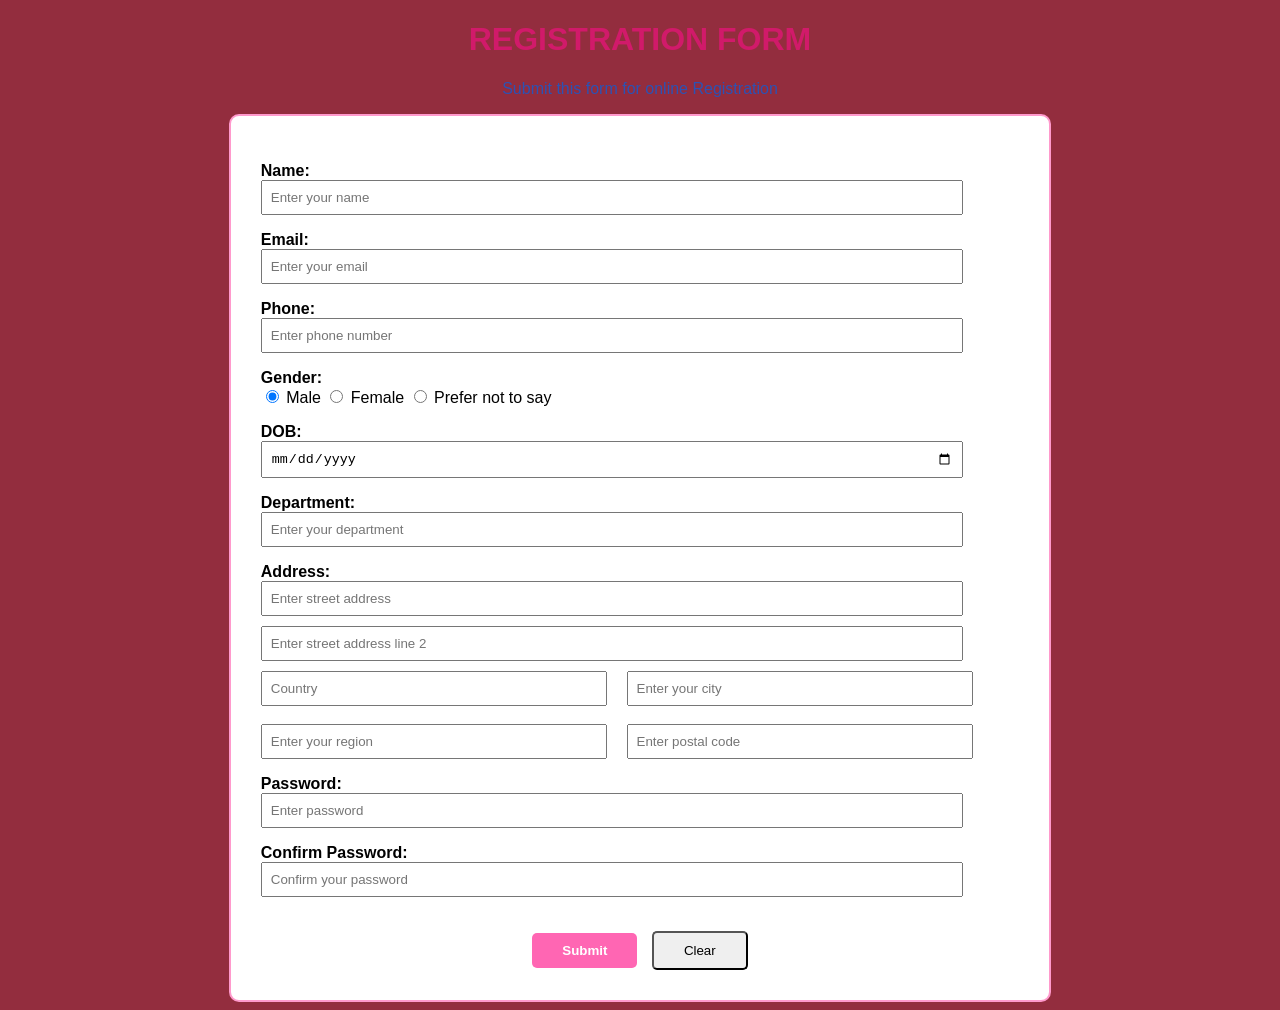
<file: 25ESKCX119/day2/hw_regestration.html>
<!DOCTYPE html>
<html lang="en">
    <head>
        <meta charset="UTF-8">
        <meta name="viewport" content="width=device-width,initial-scale=1.0">
        <title>Registration Form</title>
    </head>
    
    <!-- Background color Baby Pink (#FFC0CB) rakha hai -->
    <body style="background-color: #932d3e; color: black; font-family: Arial, sans-serif;">
        
        <center>
            <h1 style="color: #d11a6a;">REGISTRATION FORM</h1>
            <p style="color: #2c52b4;">Submit this form for online Registration</p>
        </center>

        <!-- Form container jisme white background hai -->
        <center>
        <div style="background-color: white; width: 60%; padding: 30px; text-align: left; border-radius: 10px; border: 2px solid #ff99cc;">
            
            <form action="submitform()">
                
                <p>
                    <label><b>Name:</b></label><br>
                    <input type="text" placeholder="Enter your name" required style="width: 90%; padding: 8px;">
                </p>

                <p>
                    <label><b>Email:</b></label><br>
                    <input type="email" placeholder="Enter your email" required style="width: 90%; padding: 8px;">
                </p>

                <p>
                    <label><b>Phone:</b></label><br>
                    <input type="text" placeholder="Enter phone number" required style="width: 90%; padding: 8px;">
                </p>

                <p>
                    <label><b>Gender:</b></label><br>
                    <input type="radio" name="gender" id="male" checked> 
                    <label for="male">Male</label>
                    
                    <input type="radio" name="gender" id="female"> 
                    <label for="female">Female</label>

                    <input type="radio" name="gender" id="check-prefer"> 
                    <label for="check-prefer">Prefer not to say</label>
                </p>

                <p>
                    <label><b>DOB:</b></label><br>
                    <input type="date" required style="width: 90%; padding: 8px;">
                </p>

                <p>
                    <label><b>Department:</b></label><br>
                    <input type="text" placeholder="Enter your department" required style="width: 90%; padding: 8px;">
                </p>

                <!-- Address Section (Nayi add ki hui details) -->
                <p>
                    <label><b>Address:</b></label><br>
                    <input type="text" placeholder="Enter street address" required style="width: 90%; padding: 8px; margin-bottom: 10px;"><br>
                    
                    <input type="text" placeholder="Enter street address line 2" style="width: 90%; padding: 8px; margin-bottom: 10px;"><br>
                    
                    <input type="text" placeholder="Country" required style="width: 43%; padding: 8px;">
                    <input type="text" placeholder="Enter your city" required style="width: 43%; padding: 8px; margin-left: 2%;"><br><br>
                    
                    <input type="text" placeholder="Enter your region" required style="width: 43%; padding: 8px;">
                    <input type="text" placeholder="Enter postal code" required style="width: 43%; padding: 8px; margin-left: 2%;">
                </p>

                <!-- Password fields -->
                <p>
                    <label><b>Password:</b></label><br>
                    <input type="password" placeholder="Enter password" required style="width: 90%; padding: 8px;">
                </p>

                <p>
                    <label><b>Confirm Password:</b></label><br>
                    <input type="password" placeholder="Confirm your password" required style="width: 90%; padding: 8px;">
                </p>

                <br>
                <center>
                    <!-- Submit aur Clear buttons -->
                    <input type="submit" value="Submit" style="background-color: #ff66b3; color: white; padding: 10px 30px; border: none; border-radius: 5px; font-weight: bold; cursor: pointer;">
                    
                    <input type="button" value="Clear" style="padding: 10px 30px; margin-left: 10px; border-radius: 5px;">
                </center>

            </form>
            
        </div>
        </center>

    </body>
</html>
</file>
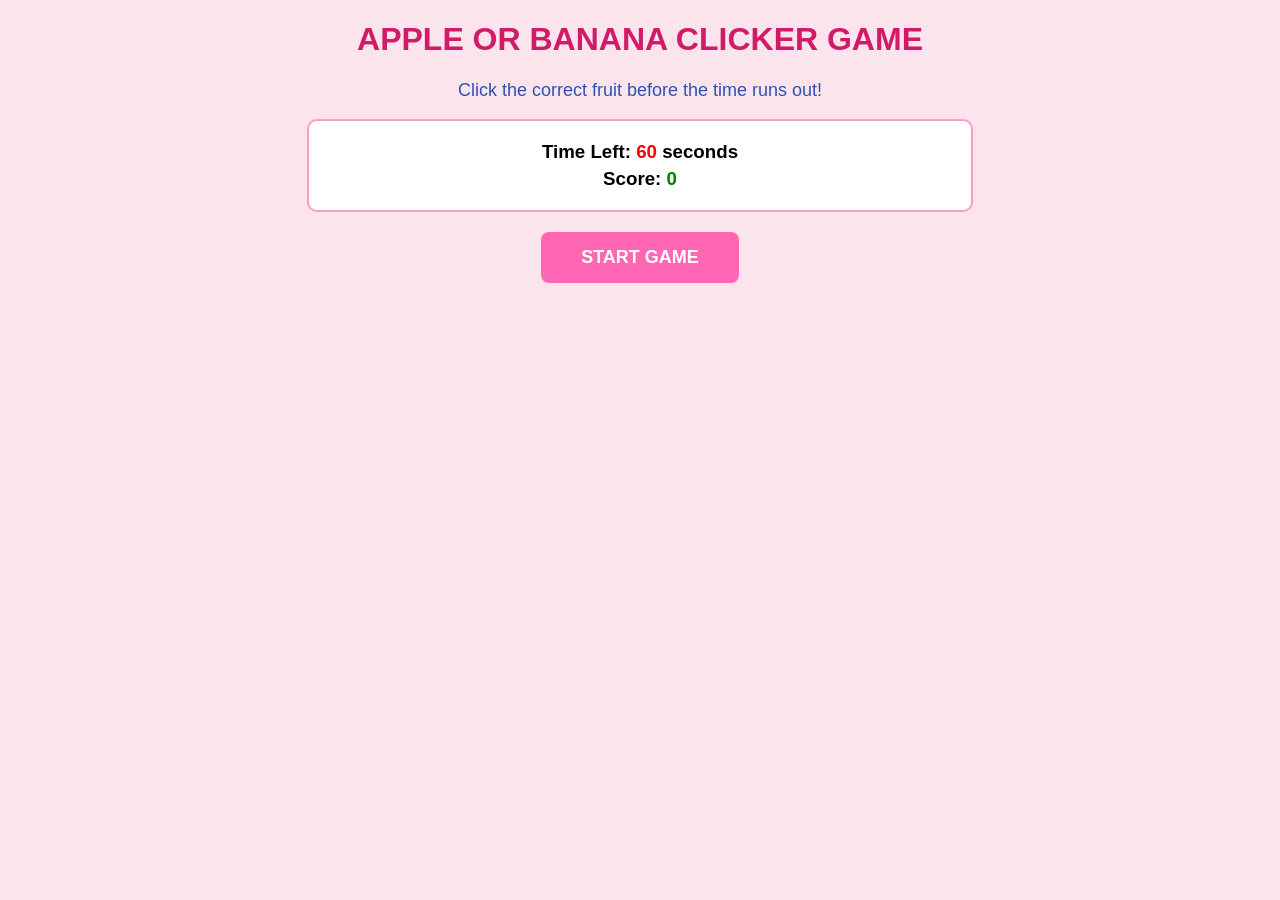
<file: 25ESKCX119/day3/game.html>
<!DOCTYPE html>
<html lang="en">
<head>
    <meta charset="UTF-8">
    <meta name="viewport" content="width=device-width, initial-scale=1.0">
    <title>Apple & Banana Game</title>
</head>

<body id="game-body" style="background-color: #fce4ec; color: black; font-family: Arial, sans-serif; transition: 0.5s;">
    
    <center>
        <h1 id="title" style="color: #d11a6a;">APPLE OR BANANA CLICKER GAME</h1>
        <p id="subtitle" style="color: #2c52b4; font-size: 18px;">Click the correct fruit before the time runs out!</p>

        <div id="stats" style="background-color: white; width: 50%; padding: 15px; border-radius: 10px; border: 2px solid #ff99cc; margin-bottom: 20px;">
            <h3 style="margin: 5px;">Time Left: <span id="time" style="color: red;">60</span> seconds</h3>
            <h3 style="margin: 5px;">Score: <span id="score" style="color: green;">0</span></h3>
        </div>

        <button id="start-btn" onclick="startGame()" style="background-color: #ff66b3; color: white; padding: 15px 40px; border: none; border-radius: 8px; font-size: 18px; font-weight: bold; cursor: pointer;">
            START GAME
        </button>

        <div id="game-area" style="display: none; margin-top: 30px;">
            <div id="fruit-display" onclick="checkClick()" style="font-size: 120px; cursor: pointer; user-select: none;">
                🍎
            </div>
            <p style="font-weight: bold;">Tap or Click the fruit fast!</p>
        </div>

        <div id="game-over" style="display: none; margin-top: 50px;">
            <h1 style="color: red; font-size: 50px;">GAME OVER!</h1>
            <h2 style="color: white;">Your Final Score: <span id="final-score">0</span></h2>
            <button onclick="location.reload()" style="background-color: white; color: black; padding: 10px 30px; border-radius: 5px; font-weight: bold; cursor: pointer;">Play Again</button>
        </div>
    </center>

    <script>
        let score = 0;
        let timeLeft = 60; // Yahan 1 minute = 60 seconds kar diya hai
        let currentFruit = "apple";
        let timerId;

        function startGame() {
            document.getElementById("start-btn").style.display = "none";
            document.getElementById("game-area").style.display = "block";
            
            showNextFruit();

            timerId = setInterval(function() {
                timeLeft = timeLeft - 1;
                document.getElementById("time").innerText = timeLeft;

                if (timeLeft <= 0) {
                    gameOver();
                }
            }, 1000);
        }

        function showNextFruit() {
            let randomNumber = Math.random();
            let fruitBox = document.getElementById("fruit-display");

            if (randomNumber > 0.5) {
                currentFruit = "apple";
                fruitBox.innerText = "🍎";
            } else {
                currentFruit = "banana";
                fruitBox.innerText = "🍌";
            }
        }

        function checkClick() {
            score = score + 1;
            document.getElementById("score").innerText = score;
            showNextFruit();
        }

        function gameOver() {
            clearInterval(timerId);

            // Screen ko black karna
            document.getElementById("game-body").style.backgroundColor = "black";
            
            document.getElementById("title").style.display = "none";
            document.getElementById("subtitle").style.display = "none";
            document.getElementById("stats").style.display = "none";
            document.getElementById("game-area").style.display = "none";

            document.getElementById("final-score").innerText = score;
            document.getElementById("game-over").style.display = "block";
        }
    </script>
</body>
</html>
</file>
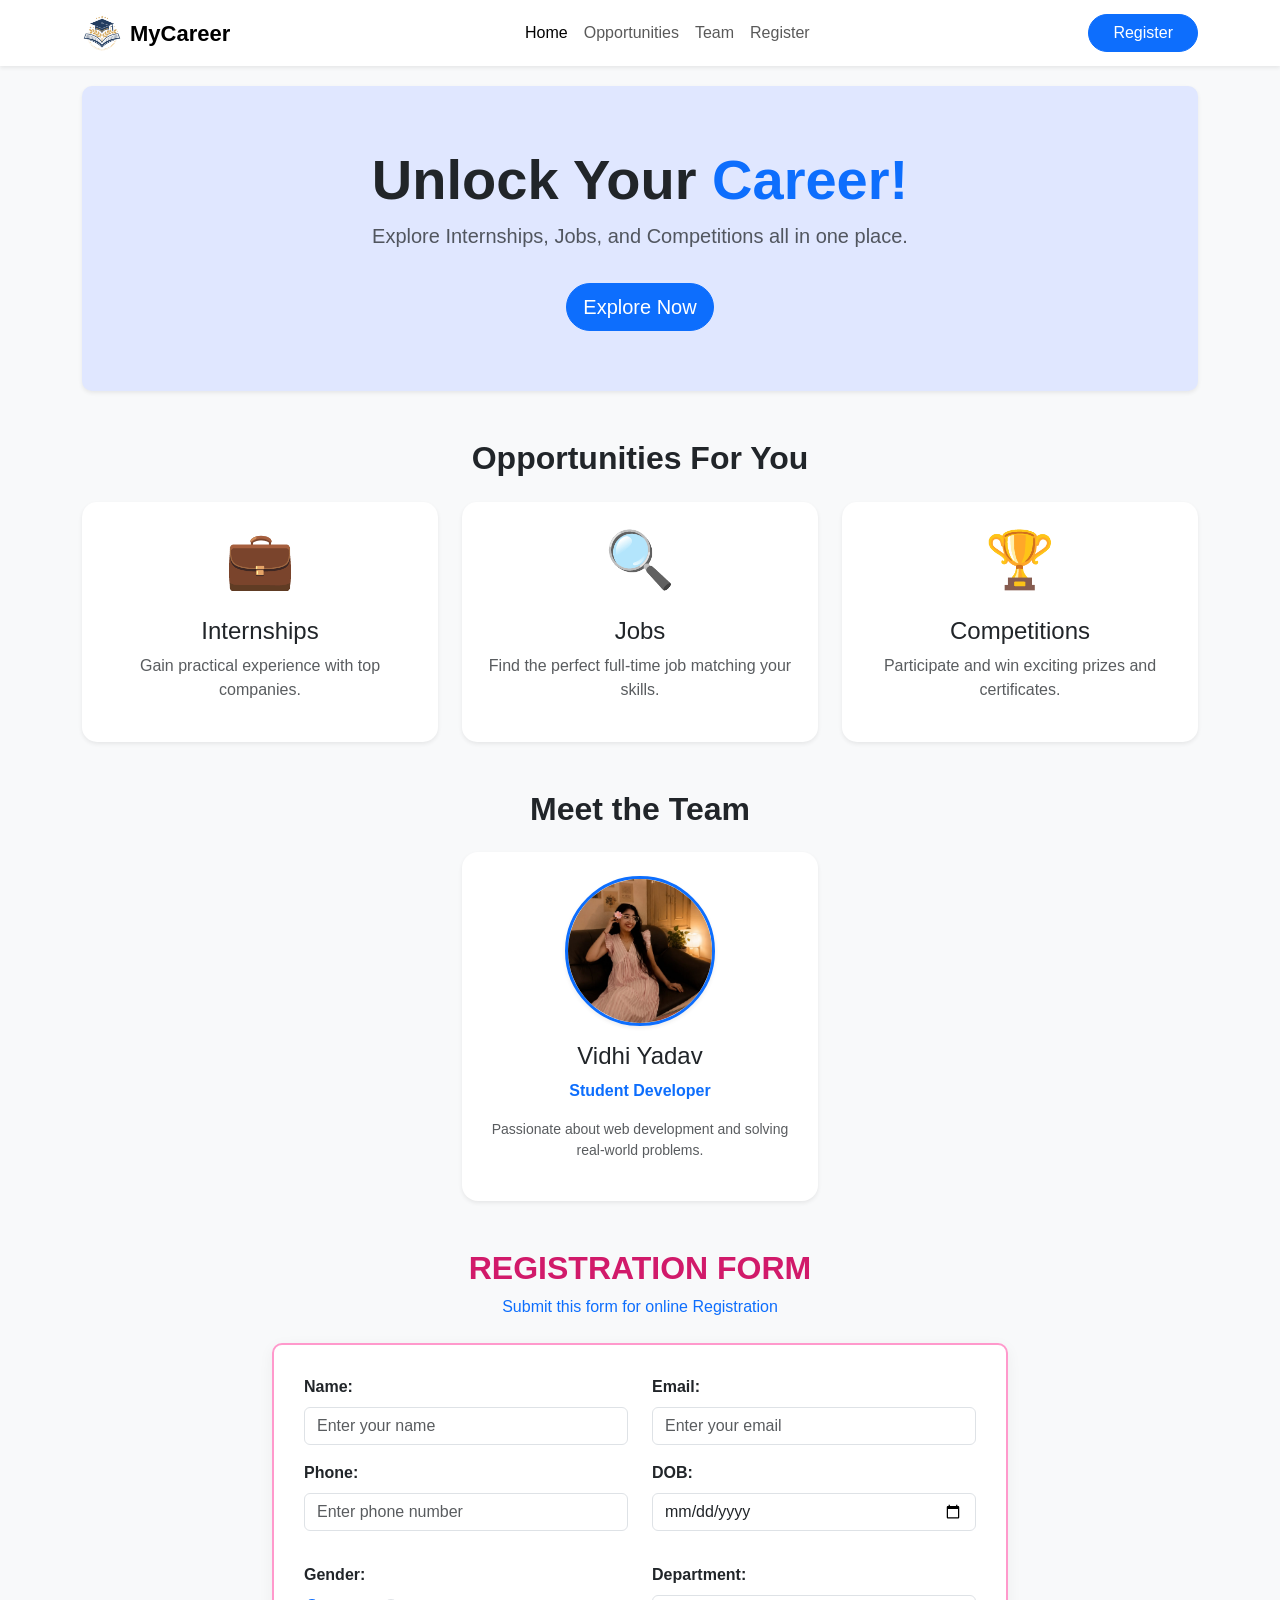
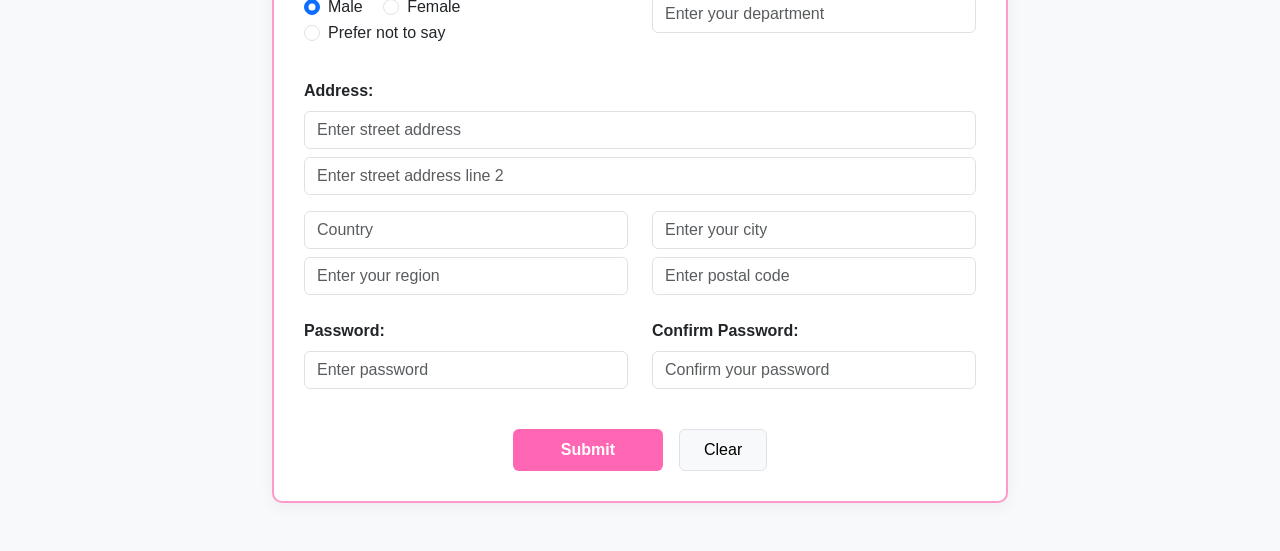
<file: 25ESKCX119/day4/bootstrap.html>
<!DOCTYPE html>
<html lang="en">
<head>
    <meta charset="UTF-8">
    <meta name="viewport" content="width=device-width, initial-scale=1.0">
    <title>Unlock Your Career & Registration</title>
    
    <!-- Bootstrap CSS -->
    <link href="https://cdn.jsdelivr.net/npm/bootstrap@5.3.0/dist/css/bootstrap.min.css" rel="stylesheet">
    
    <style>
        body {
            font-family: Arial, sans-serif;
            background-color: #f8f9fa;
        }
        .hero-section {
            background-color: #e0e7ff;
            padding: 60px 20px;
            border-radius: 10px;
            margin-top: 20px;
        }
        .feature-card {
            transition: transform 0.3s;
            border: none;
            border-radius: 15px;
            background-color: #ffffff;
        }
        .feature-card:hover {
            transform: translateY(-5px);
            box-shadow: 0 4px 15px rgba(0,0,0,0.1);
        }
        .team-img {
            width: 150px;
            height: 150px;
            object-fit: cover;
            border-radius: 50%;
            border: 3px solid #0d6efd;
        }
        /* Registration Form Box Custom Styling */
        .form-box {
            background-color: white;
            border-radius: 10px;
            padding: 30px;
            border: 2px solid #ff99cc; /* Aapke purane form ka pink border */
            box-shadow: 0 4px 15px rgba(0,0,0,0.05);
        }
        .submit-btn {
            background-color: #ff66b3; 
            color: white; 
            font-weight: bold;
            border: none;
        }
        .submit-btn:hover {
            background-color: #d11a6a;
            color: white;
        }
    </style>
</head>
<body>

    <!-- 1. Navigation Bar (Logo.jpeg wapas add kar diya hai) -->
    <nav class="navbar navbar-expand-lg navbar-light bg-white shadow-sm">
        <div class="container">
            <a class="navbar-brand d-flex align-items-center" href="#">
                <img src="—Pngtree—book and education logo vector_22925943.png" alt="Logo" width="40" height="40" class="me-2 rounded">
                <strong style="font-size: 22px;">MyCareer</strong>
            </a>
            <button class="navbar-toggler" type="button" data-bs-toggle="collapse" data-bs-target="#navbarNav">
                <span class="navbar-toggler-icon"></span>
            </button>
            <div class="collapse navbar-collapse" id="navbarNav">
                <ul class="navbar-nav mx-auto">
                    <li class="nav-item"><a class="nav-link active" href="#home">Home</a></li>
                    <li class="nav-item"><a class="nav-link" href="#features">Opportunities</a></li>
                    <li class="nav-item"><a class="nav-link" href="#team">Team</a></li>
                    <li class="nav-item"><a class="nav-link" href="#register">Register</a></li>
                </ul>
                <a href="#register" class="btn btn-primary rounded-pill px-4">Register</a>
            </div>
        </div>
    </nav>

    <!-- 2. Hero Section -->
    <div class="container" id="home">
        <div class="hero-section text-center shadow-sm">
            <h1 class="display-4 fw-bold">Unlock Your <span class="text-primary">Career!</span></h1>
            <p class="lead text-muted">Explore Internships, Jobs, and Competitions all in one place.</p>
            <a href="#features" class="btn btn-primary btn-lg mt-3 rounded-pill">Explore Now</a>
        </div>
    </div>

    <!-- 3. Feature Cards -->
    <div class="container mt-5" id="features">
        <h2 class="text-center mb-4 fw-bold">Opportunities For You</h2>
        <div class="row g-4 text-center">
            <div class="col-md-4">
                <div class="card feature-card p-4 shadow-sm">
                    <h1 class="display-4">💼</h1>
                    <h4 class="mt-3">Internships</h4>
                    <p class="text-muted">Gain practical experience with top companies.</p>
                </div>
            </div>
            <div class="col-md-4">
                <div class="card feature-card p-4 shadow-sm">
                    <h1 class="display-4">🔍</h1>
                    <h4 class="mt-3">Jobs</h4>
                    <p class="text-muted">Find the perfect full-time job matching your skills.</p>
                </div>
            </div>
            <div class="col-md-4">
                <div class="card feature-card p-4 shadow-sm">
                    <h1 class="display-4">🏆</h1>
                    <h4 class="mt-3">Competitions</h4>
                    <p class="text-muted">Participate and win exciting prizes and certificates.</p>
                </div>
            </div>
        </div>
    </div>

    <!-- 4. Meet the Team Section -->
    <div class="container mt-5" id="team">
        <h2 class="text-center mb-4 fw-bold">Meet the Team</h2>
        <div class="row justify-content-center">
            <div class="col-md-4 text-center">
                <div class="card p-4 shadow-sm border-0 rounded-4 bg-white">
                    <img src="flowerpic.jpeg" alt="Vidhi Yadav" class="team-img mx-auto mb-3 shadow-sm">
                    <h4>Vidhi Yadav</h4>
                    <p class="text-primary fw-bold">Student Developer</p>
                    <p class="text-muted small">Passionate about web development and solving real-world problems.</p>
                </div>
            </div>
        </div>
    </div>

    <!-- 5. Registration Form (Aapka diya hua form Bootstrap style mein) -->
    <div class="container mt-5 mb-5" id="register">
        <div class="text-center mb-4">
            <h2 class="fw-bold" style="color: #d11a6a;">REGISTRATION FORM</h2>
            <p class="text-primary">Submit this form for online Registration</p>
        </div>
        
        <div class="row justify-content-center">
            <div class="col-lg-8">
                <div class="form-box">
                    <form action="#">
                        
                        <!-- Personal Details -->
                        <div class="row mb-3">
                            <div class="col-md-6 mb-3">
                                <label class="form-label fw-bold">Name:</label>
                                <input type="text" class="form-control" placeholder="Enter your name" required>
                            </div>
                            <div class="col-md-6 mb-3">
                                <label class="form-label fw-bold">Email:</label>
                                <input type="email" class="form-control" placeholder="Enter your email" required>
                            </div>
                            <div class="col-md-6 mb-3">
                                <label class="form-label fw-bold">Phone:</label>
                                <input type="text" class="form-control" placeholder="Enter phone number" required>
                            </div>
                            <div class="col-md-6 mb-3">
                                <label class="form-label fw-bold">DOB:</label>
                                <input type="date" class="form-control" required>
                            </div>
                        </div>

                        <!-- Gender & Department -->
                        <div class="row mb-3">
                            <div class="col-md-6 mb-3">
                                <label class="form-label fw-bold d-block">Gender:</label>
                                <div class="form-check form-check-inline">
                                    <input class="form-check-input" type="radio" name="gender" id="male" checked>
                                    <label class="form-check-label" for="male">Male</label>
                                </div>
                                <div class="form-check form-check-inline">
                                    <input class="form-check-input" type="radio" name="gender" id="female">
                                    <label class="form-check-label" for="female">Female</label>
                                </div>
                                <div class="form-check form-check-inline">
                                    <input class="form-check-input" type="radio" name="gender" id="prefer">
                                    <label class="form-check-label" for="prefer">Prefer not to say</label>
                                </div>
                            </div>
                            <div class="col-md-6 mb-3">
                                <label class="form-label fw-bold">Department:</label>
                                <input type="text" class="form-control" placeholder="Enter your department" required>
                            </div>
                        </div>

                        <!-- Address Section -->
                        <div class="mb-3">
                            <label class="form-label fw-bold">Address:</label>
                            <input type="text" class="form-control mb-2" placeholder="Enter street address" required>
                            <input type="text" class="form-control mb-3" placeholder="Enter street address line 2">
                            
                            <div class="row">
                                <div class="col-md-6 mb-2">
                                    <input type="text" class="form-control" placeholder="Country" required>
                                </div>
                                <div class="col-md-6 mb-2">
                                    <input type="text" class="form-control" placeholder="Enter your city" required>
                                </div>
                                <div class="col-md-6 mb-2">
                                    <input type="text" class="form-control" placeholder="Enter your region" required>
                                </div>
                                <div class="col-md-6 mb-2">
                                    <input type="text" class="form-control" placeholder="Enter postal code" required>
                                </div>
                            </div>
                        </div>

                        <!-- Password Section -->
                        <div class="row mb-4">
                            <div class="col-md-6 mb-3">
                                <label class="form-label fw-bold">Password:</label>
                                <input type="password" class="form-control" placeholder="Enter password" required>
                            </div>
                            <div class="col-md-6 mb-3">
                                <label class="form-label fw-bold">Confirm Password:</label>
                                <input type="password" class="form-control" placeholder="Confirm your password" required>
                            </div>
                        </div>

                        <!-- Buttons -->
                        <div class="d-flex justify-content-center gap-3 mt-2">
                            <button type="submit" class="btn px-5 py-2 submit-btn rounded">Submit</button>
                            <button type="reset" class="btn btn-light border px-4 py-2 rounded">Clear</button>
                        </div>
                        
                    </form>
                </div>
            </div>
        </div>
    </div>

    <!-- Bootstrap JS Script -->
    <script src="https://cdn.jsdelivr.net/npm/bootstrap@5.3.0/dist/js/bootstrap.bundle.min.js"></script>
</body>
</html>
</file>
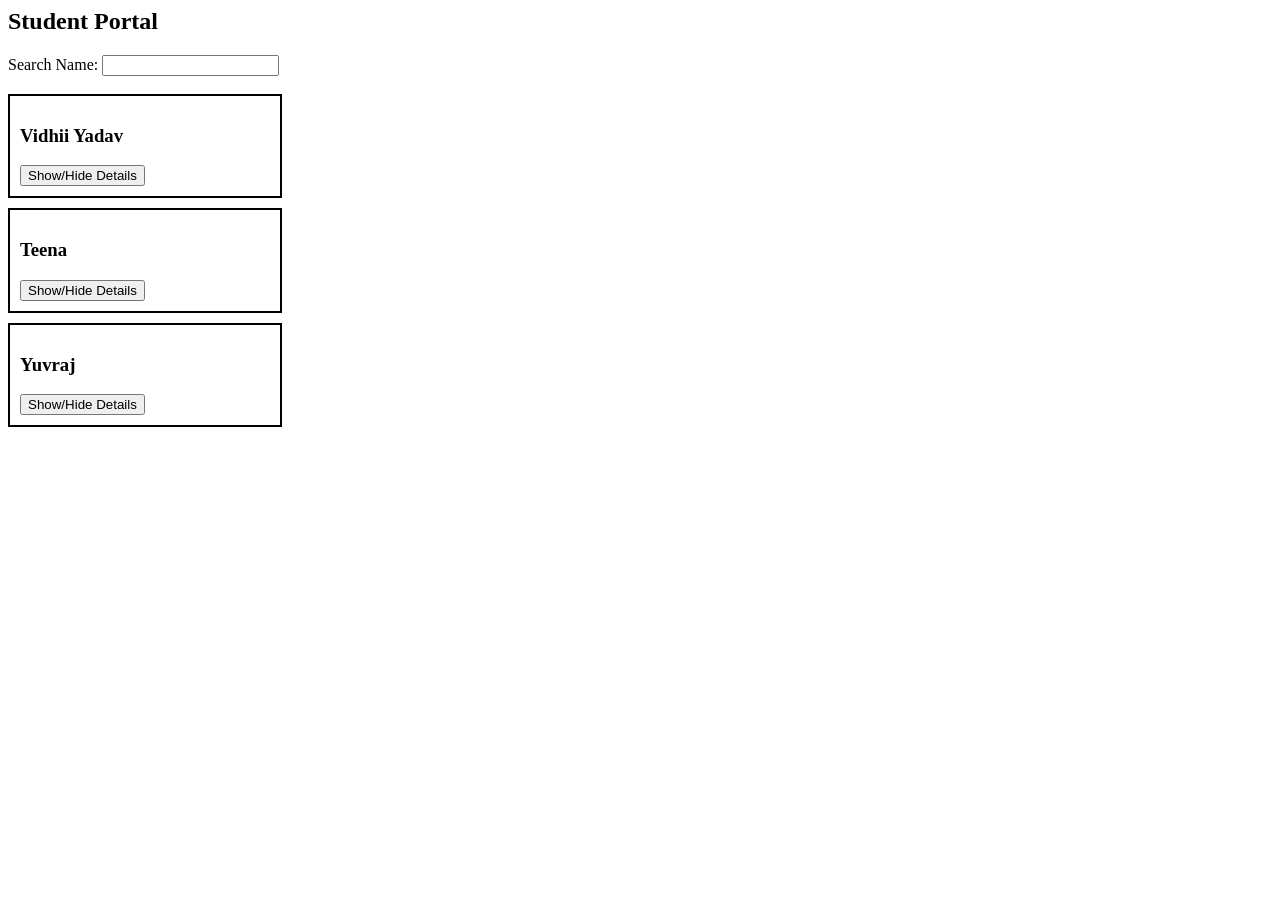
<file: 25ESKCX119/day5/user.html>
<html>
<head>
    <title>Student Portal</title>
</head>
<body>

    <h2>Student Portal</h2>
    
    <label>Search Name: </label>
    <input type="text" id="mySearch" onkeyup="searchStudent()">
    <br><br>

    <div class="student-card" style="border: 2px solid black; padding: 10px; width: 250px; margin-bottom: 10px;">
        <h3 class="name-tag">Vidhii Yadav</h3>
        <button onclick="showHide('detail1')">Show/Hide Details</button>
        
        <div id="detail1" style="display: none;">
            <p>Branch: Data Science</p>
            <p>Year: 1st Year 2nd Sem</p>
            <p>CGPA: 9.2</p>
        </div>
    </div>

    <div class="student-card" style="border: 2px solid black; padding: 10px; width: 250px; margin-bottom: 10px;">
        <h3 class="name-tag">Teena</h3>
        <button onclick="showHide('detail2')">Show/Hide Details</button>
        
        <div id="detail2" style="display: none;">
            <p>Branch: CSE</p>
            <p>Year: 1st Year</p>
            <p>CGPA: 8.0</p>
        </div>
    </div>

    <div class="student-card" style="border: 2px solid black; padding: 10px; width: 250px; margin-bottom: 10px;">
        <h3 class="name-tag">Yuvraj</h3>
        <button onclick="showHide('detail3')">Show/Hide Details</button>
        
        <div id="detail3" style="display: none;">
            <p>Branch: CSE</p>
            <p>Year: 2nd Year</p>
            <p>CGPA: 7.5</p>
        </div>
    </div>

    <script>
        // Function 1: Details ko dikhane aur chupane ke liye (Beginner level logic)
        function showHide(boxId) {
            var box = document.getElementById(boxId);
            
            if (box.style.display === "none") {
                box.style.display = "block"; // Dikhane ke liye
            } else {
                box.style.display = "none";  // Wapas chupane ke liye
            }
        }

        // Function 2: Search box ke liye simple filter
        function searchStudent() {
            var typedWord = document.getElementById("mySearch").value.toLowerCase();
            
            var allCards = document.getElementsByClassName("student-card");
            var allNames = document.getElementsByClassName("name-tag");

            // For loop lagaya har ek card ko check karne ke liye
            for (var i = 0; i < allCards.length; i++) {
                var studentName = allNames[i].innerText.toLowerCase();
                
                // Agar naam match hota hai toh box dikhao, warna hide kar do
                if (studentName.includes(typedWord)) {
                    allCards[i].style.display = "block";
                } else {
                    allCards[i].style.display = "none";
                }
            }
        }
    </script>

</body>
</html>
</file>
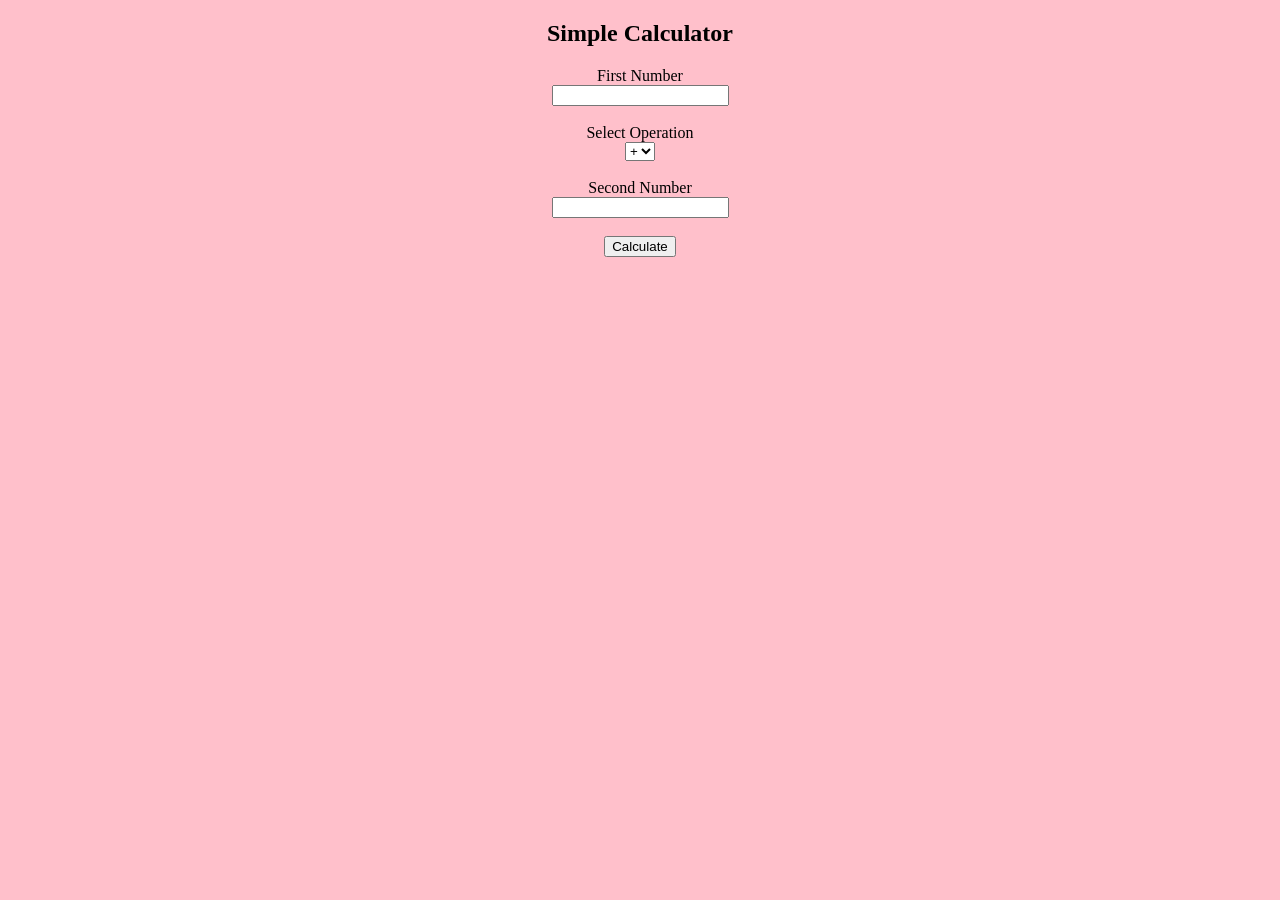
<file: 25ESKCX119/day6/calculater.html>
<!DOCTYPE html>
<html>

<head>

<title>Calculator</title>

</head>

<body bgcolor="pink">

<center>

<h2>Simple Calculator</h2>

First Number <br>
<input type="text" id="n1">

<br><br>

Select Operation <br>

<select id="op">

<option>+</option>
<option>-</option>
<option>*</option>
<option>/</option>

</select>

<br><br>

Second Number <br>

<input type="text" id="n2">

<br><br>

<input type="button" value="Calculate" onclick="abc()">

<br><br>

<p id="ans"></p>

</center>

<script>

function abc()
{

var a;
var b;
var c;
var d;

a=document.getElementById("n1").value;
b=document.getElementById("n2").value;
c=document.getElementById("op").value;

if(c=="+")
{
d=Number(a)+Number(b);
}

if(c=="-")
{
d=Number(a)-Number(b);
}

if(c=="*")
{
d=Number(a)*Number(b);
}

if(c=="/")
{
d=Number(a)/Number(b);
}

document.getElementById("ans").innerHTML="Answer = "+d;

}

</script>

</body>

</html>
</file>
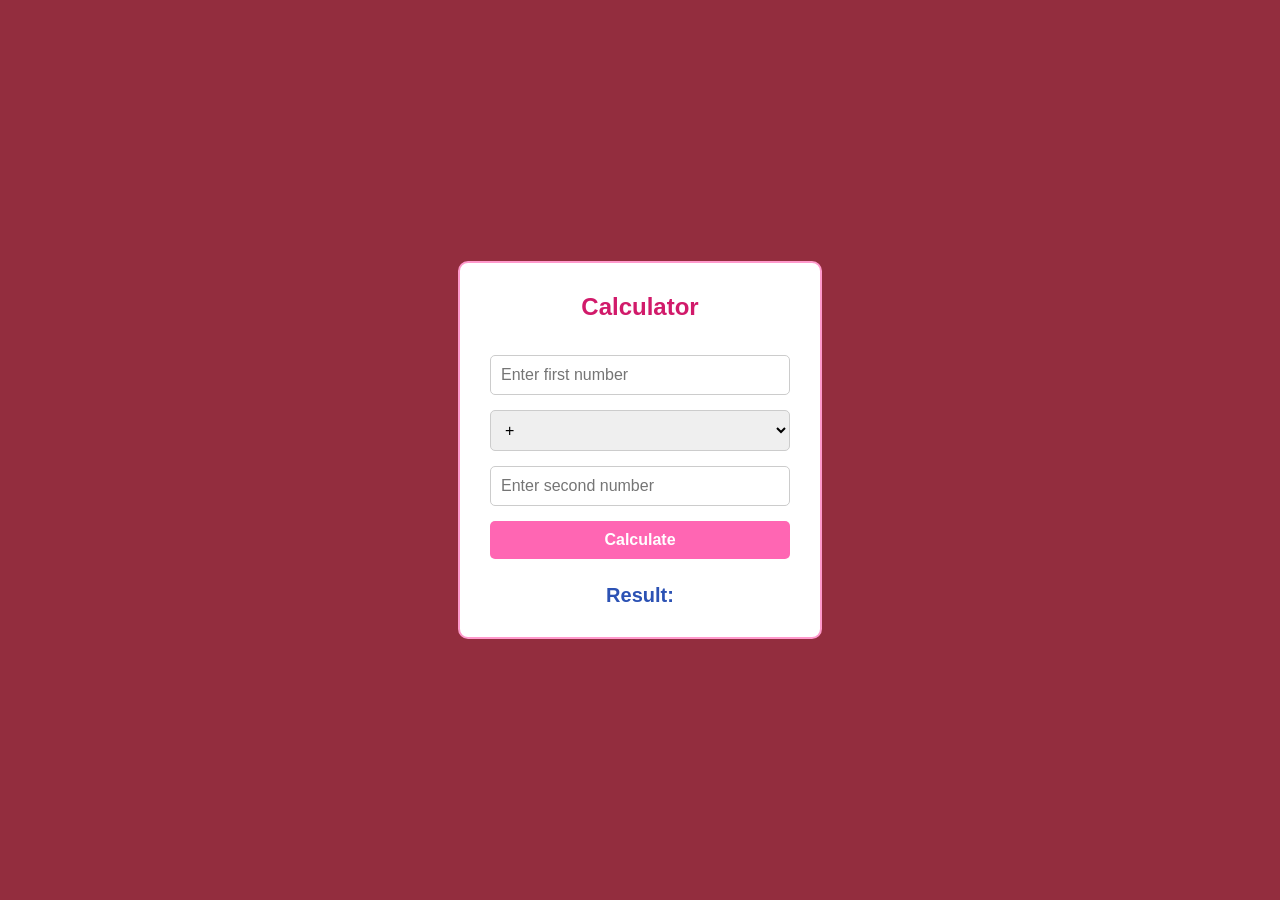
<file: 25ESKCX119/day6/scalculator.html>
<!DOCTYPE html>
<html lang="en">
<head>
    <meta charset="UTF-8">
    <meta name="viewport" content="width=device-width, initial-scale=1.0">
    <title>Simple Calculator</title>
    <style>
        /* Using the flexbox concepts you learned and the colors from your registration form */
        body {
            background-color: #932d3e; 
            font-family: Arial, sans-serif;
            display: flex;
            justify-content: center;
            align-items: center;
            height: 100vh;
            margin: 0;
        }

        .calculator-container {
            background-color: white;
            padding: 30px;
            border-radius: 10px;
            border: 2px solid #ff99cc; 
            text-align: center;
            width: 300px;
            display: flex;
            flex-direction: column;
            gap: 15px; 
        }

        input, select, button {
            padding: 10px;
            border-radius: 5px;
            border: 1px solid #ccc;
            font-size: 16px;
        }

        button {
            background-color: #ff66b3; 
            color: white;
            font-weight: bold;
            cursor: pointer;
            border: none;
        }

        button:hover {
            background-color: #d11a6a;
        }

        #result {
            font-size: 20px;
            font-weight: bold;
            color: #2c52b4;
            margin-top: 10px;
        }
    </style>
</head>
<body>

    <div class="calculator-container">
        <h2 style="color: #d11a6a; margin-top: 0;">Calculator</h2>
        
        <input type="number" id="num1" placeholder="Enter first number">
        
        <select id="operator">
            <option value="+">+</option>
            <option value="-">-</option>
            <option value="*">*</option>
            <option value="/">/</option>
        </select>
        
        <input type="number" id="num2" placeholder="Enter second number">
        
        <button type="button" onclick="performArithmeticOperations()">Calculate</button>
        
        <div id="result">Result: </div>
    </div>

    <script>
        function performArithmeticOperations() {
            // Note: JavaScript is case-sensitive, so we use parseFloat and getElementById
            const number1 = parseFloat(document.getElementById("num1").value);
            const number2 = parseFloat(document.getElementById("num2").value);
            const operator = document.getElementById("operator").value;
            let result = 0;

            // Added a quick check to make sure the user actually typed numbers
            if (isNaN(number1) || isNaN(number2)) {
                document.getElementById("result").innerHTML = "Please enter valid numbers";
                return;
            }

            switch(operator) {
                case "+":
                    result = number1 + number2;
                    break;
                case "-":
                    result = number1 - number2;
                    break;
                case "*":
                    result = number1 * number2;
                    break;
                case "/":
                    if (number2 !== 0) {
                        result = number1 / number2;
                    } else {
                        result = "Division by zero is not possible";
                    }
                    break;
            }

            // Displaying the final result in the div
            const resultDiv = document.getElementById("result");
            resultDiv.innerHTML = "Result: " + result;
        }
    </script>
</body>
</html>
</file>
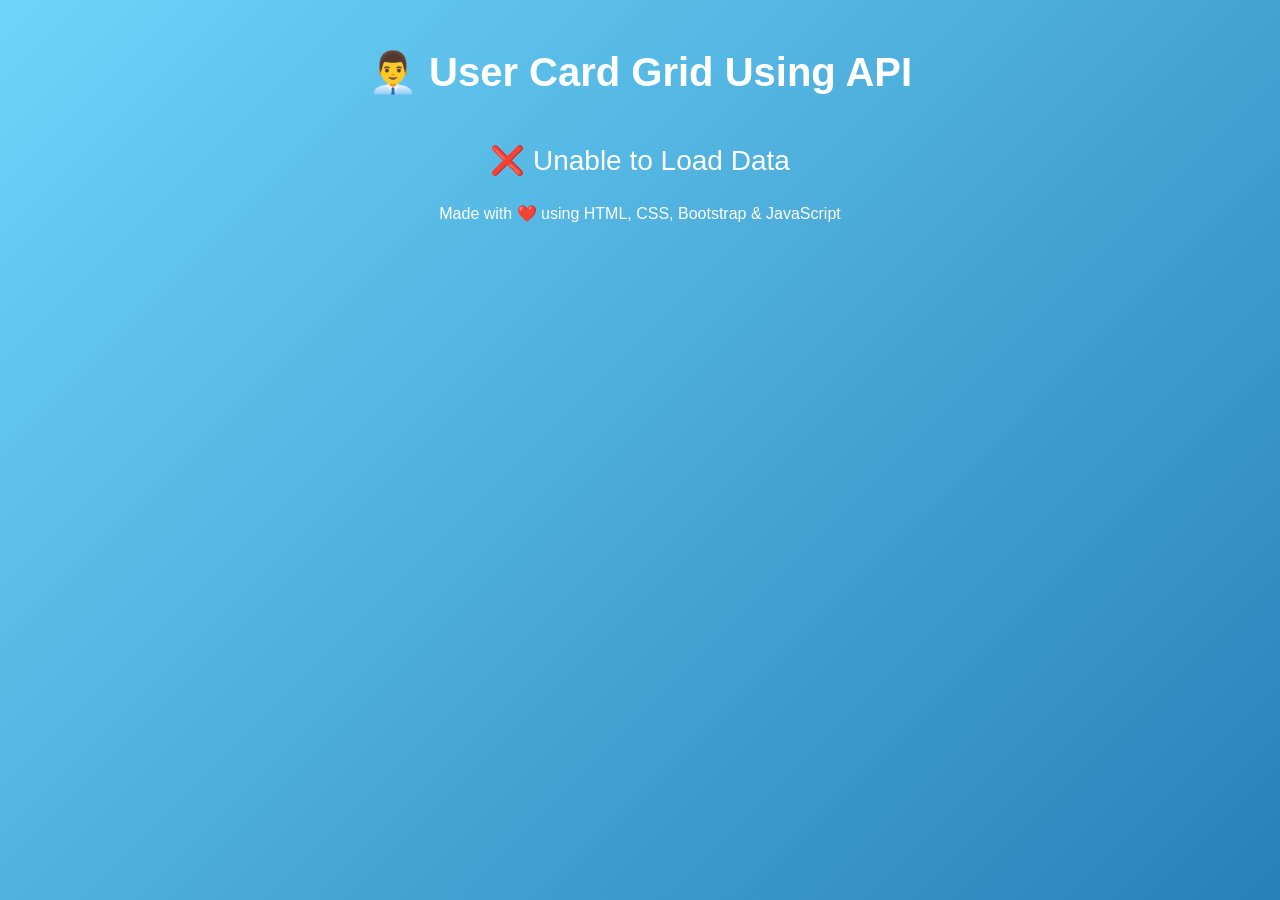
<file: 25ESKCX119/day7/user card.html>
<!DOCTYPE html>
<html lang="en">
<head>
<meta charset="UTF-8">
<meta name="viewport" content="width=device-width, initial-scale=1.0">
<title>User Card Grid Using API</title>

<!-- Bootstrap CSS -->
<link href="https://cdn.jsdelivr.net/npm/bootstrap@5.3.3/dist/css/bootstrap.min.css" rel="stylesheet">

<style>
*{
    margin:0;
    padding:0;
    box-sizing:border-box;
    font-family:Arial, Helvetica, sans-serif;
}

body{
    background:linear-gradient(135deg,#6dd5fa,#2980b9);
    min-height:100vh;
}

h1{
    color:white;
    font-weight:bold;
}

.card{
    border:none;
    border-radius:20px;
    overflow:hidden;
    transition:0.4s;
}

.card:hover{
    transform:translateY(-10px);
    box-shadow:0 15px 30px rgba(0,0,0,0.3);
}

.profile-img{
    width:120px;
    height:120px;
    border-radius:50%;
    margin:20px auto 10px;
    border:4px solid #0d6efd;
}

.card-body{
    text-align:center;
}

.card-title{
    font-weight:bold;
    color:#0d6efd;
}

.info{
    text-align:left;
    margin-top:15px;
}

.info p{
    margin:8px 0;
}

.loading{
    color:white;
    text-align:center;
    font-size:22px;
}

.footer{
    text-align:center;
    color:white;
    margin-top:40px;
}
</style>

</head>

<body>

<div class="container py-5">

<h1 class="text-center mb-5">
👨‍💼 User Card Grid Using API
</h1>

<div id="loading" class="loading">
<div class="spinner-border text-light"></div>
<p class="mt-3">Loading Users...</p>
</div>

<div class="row g-4" id="userContainer">

</div>

<div class="footer">
Made with ❤️ using HTML, CSS, Bootstrap & JavaScript
</div>

</div>

<script>

const container=document.getElementById("userContainer");
const loading=document.getElementById("loading");

fetch("https://jsonplaceholder.typicode.com/users")

.then(response=>response.json())

.then(users=>{

loading.style.display="none";

users.forEach(user=>{

const card=`

<div class="col-lg-4 col-md-6">

<div class="card h-100">

<img src="https://i.pravatar.cc/150?img=${user.id}" class="profile-img">

<div class="card-body">

<h4 class="card-title">${user.name}</h4>

<h6 class="text-secondary">@${user.username}</h6>

<div class="info">

<p><strong>📧 Email:</strong><br>${user.email}</p>

<p><strong>📞 Phone:</strong><br>${user.phone}</p>

<p><strong>🌐 Website:</strong><br>${user.website}</p>

<p><strong>🏢 Company:</strong><br>${user.company.name}</p>

<p><strong>🏠 City:</strong><br>${user.address.city}</p>

</div>

<a href="https://${user.website}" target="_blank" class="btn btn-primary w-100 mt-3">
Visit Website
</a>

</div>

</div>

</div>

`;

container.innerHTML+=card;

});

})

.catch(error=>{

loading.innerHTML="<h3>❌ Unable to Load Data</h3>";

console.log(error);

});

</script>

</body>
</html>
</file>
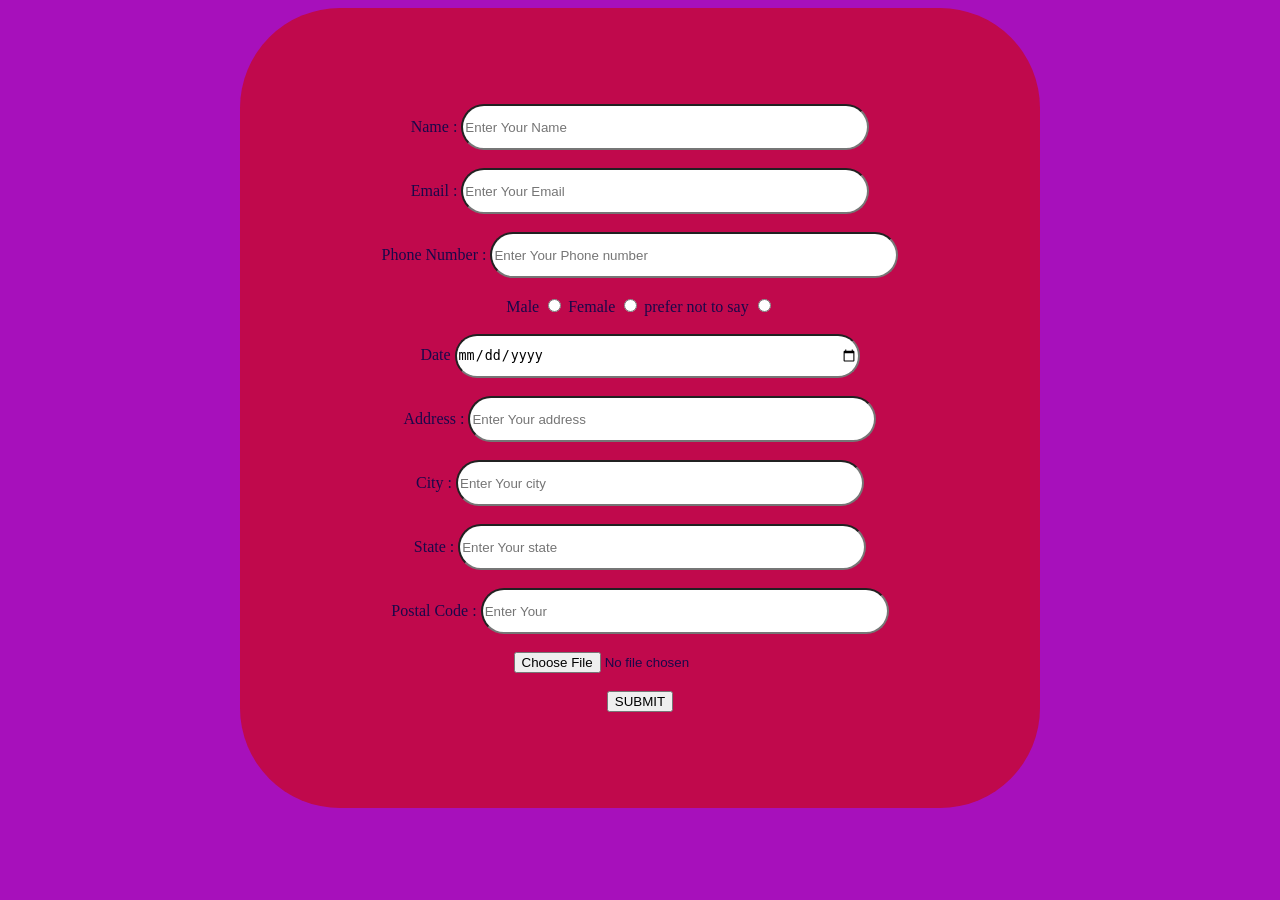
<file: 25ESKCX119/day8/fileupload.html>
<!DOCTYPE html>
<html>
    <head>
        <link rel="stylesheet" href="style.css">
    </head>
    <body><center>
        <form action="upload.php" method="POST" enctype="multipart/form-data">
            <label for="txtName" > Name :
            <input type="text" id="txtName" name="name" required placeholder="Enter Your Name" />
            </label><br><br>
            <label for="txtEmail" > Email :
            <input type="text" id="txtEmail" required name="email" placeholder="Enter Your Email" />
            </label><br><br>
            <label for="txtPhone" > Phone Number :
            <input type="text" id="txtPhone" required name="phone_number" placeholder="Enter Your Phone number  " />
            </label><br><br>
            <label> Male
            <input type="radio" id="check-male" name="gender"  />
            </label>
            <label> Female
            <input type="radio" id="check-female" name="gender"  />
            </label>
            <label> prefer not to say
            <input type="radio" id="check-3" name="gender" />
            </label><br><br>
            <label for="dob"> Date
            <input type="date" id="dob" name="dob" />
            </label><br><br>
            <label> Address :
            <input type="text" name="address" placeholder="Enter Your address " required />
            </label><br><br>
            <label> City :
            <input type="text" name="city" placeholder="Enter Your city" required />
            </label><br><br>
            <label> State :
            <input type="text" name="state" placeholder="Enter Your state" required />
            </label><br><br>
            <label> Postal Code :
            <input type="text" name="pin" placeholder="Enter Your  " required />
            </label><br><br>
            <input type="file" name="myfile" accept="image/*" required><br><br>
            <button type="submit">SUBMIT</button>

        </form></center>
    </body>
</html>
</file>
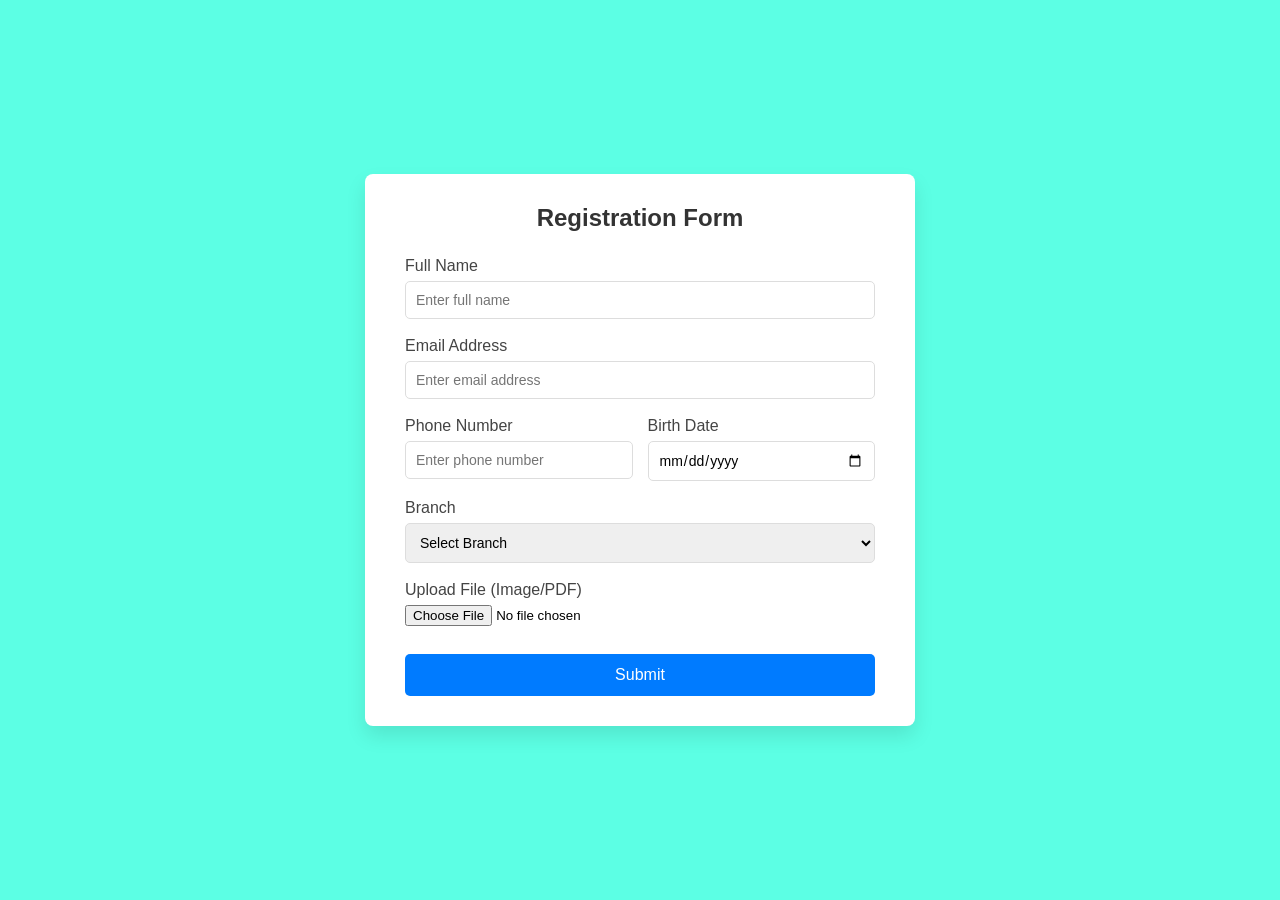
<file: 25ESKCX119/day9/registration.html>
<!DOCTYPE html>
<html lang="en">
<head>
    <meta charset="UTF-8">
    <meta name="viewport" content="width=device-width, initial-scale=1.0">
    <title>Registration Form</title>
    <link rel="stylesheet" href="style.css">
</head>
<body>

<div class="form-container">
    <h2>Registration Form</h2>
    <form action="registration.php" method="POST" class="form" enctype="multipart/form-data">
        <div class="form-group">
            <label for="name">Full Name</label>
            <input type="text" id="name" name="name" placeholder="Enter full name" required>
        </div>

        <div class="form-group">
            <label for="email">Email Address</label>
            <input type="email" id="email" name="email" placeholder="Enter email address" required>
        </div>

        <div class="form-row">
            <div class="form-group half-width">
                <label for="phone">Phone Number</label>
                <input type="tel" id="phone" name="phone" placeholder="Enter phone number">
            </div>
            <div class="form-group half-width">
                <label for="dob">Birth Date</label>
                <input type="date" id="dob" name="dob">
            </div>
        </div>

        <div class="form-group">
            <label for="branch">Branch</label>
            <select id="branch" name="branch">
                <option value="">Select Branch</option>
                <option value="cs">Computer Science</option>
                <option value="it">Information Technology</option>
                <option value="me">Mechanical Engineering</option>
            </select>
        </div>

        <div class="form-group">
            <label for="myfile">Upload File (Image/PDF)</label>
            <input type="file" id="myfile" name="myfile" accept="image/*,application/pdf">
        </div>

        <button type="submit">Submit</button>
    </form>
</div>

</body>
</html>
</file>
<file: 25ESKCX119/day8/style.css>
body{
    background-color: rgb(167, 16, 187);
    color: rgb(25, 8, 74);
}
form{align-content: center;

    width: 800px;
    border-radius: 100px;
    height: 800px;
    background-color: rgb(192, 9, 76);
}
input[type="text"],
input[type="date"]{
    width: 400px;
    border-radius: 50px;
    height: 40px ;
}
</file>
<file: 25ESKCX119/day9/style.css>
* {
    box-sizing: border-box;
    font-family: 'Lucida Sans', 'Lucida Sans Regular', 'Lucida Grande', 'Lucida Sans Unicode', Geneva, Verdana, sans-serif;
}

body {
    background: #5cffe4;
    display: flex;
    justify-content: center;
    align-items: center;
    min-height: 100vh;
    margin: 0;
    padding: 20px;
}

.form-container {
    background: #ffffff;
    padding: 30px 40px;
    border-radius: 8px;
    box-shadow: 0 10px 20px rgba(0,0,0,0.1);
    width: 100%;
    max-width: 550px;
}

h2 {
    text-align: center;
    color: #333;
    margin-top: 0;
    margin-bottom: 25px;
}

.form-group {
    margin-bottom: 18px;
}

.form-group label {
    display: block;
    margin-bottom: 6px;
    color: #444;
    font-weight: 500;
}

input[type="text"],
input[type="email"],
input[type="tel"],
input[type="date"],
select {
    width: 100%;
    padding: 10px;
    border: 1px solid #ddd;
    border-radius: 5px;
    font-size: 14px;
}

input:focus, select:focus {
    outline: none;
    border-color: #007bff;
}

.form-row {
    display: flex;
    gap: 15px;
}

.half-width {
    flex: 1;
}

.mt-10 {
    margin-top: 10px;
}

.gender-group label {
    display: block;
    margin-bottom: 5px;
}

.radio-options {
    display: flex;
    gap: 15px;
    align-items: center;
}

.radio-options label {
    display: inline-flex;
    align-items: center;
    margin: 0;
    font-weight: normal;
}

.radio-options input {
    margin-right: 5px;
}

button {
    width: 100%;
    padding: 12px;
    background: #007bff;
    color: #fff;
    border: none;
    border-radius: 5px;
    font-size: 16px;
    cursor: pointer;
    margin-top: 10px;
    transition: background 0.3s;
}

button:hover {
    background: #0056b3;
}
</file>
